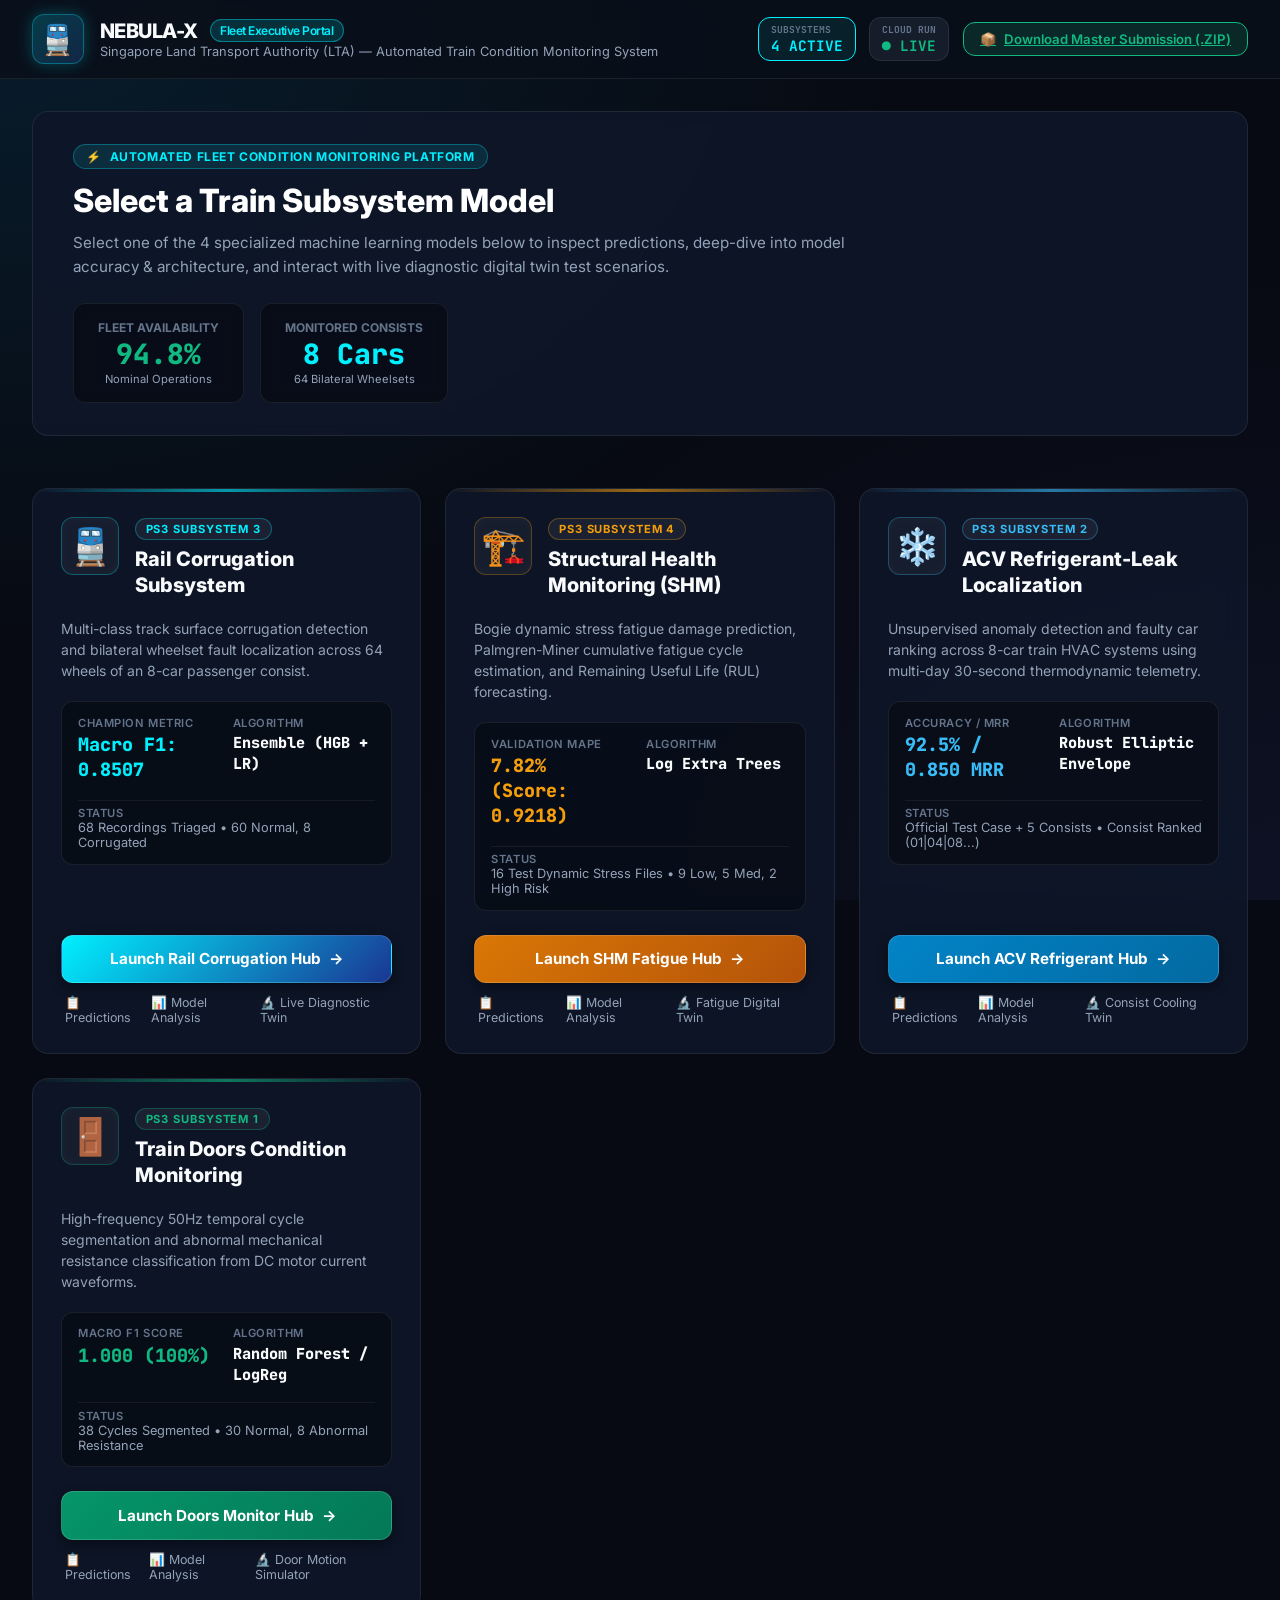
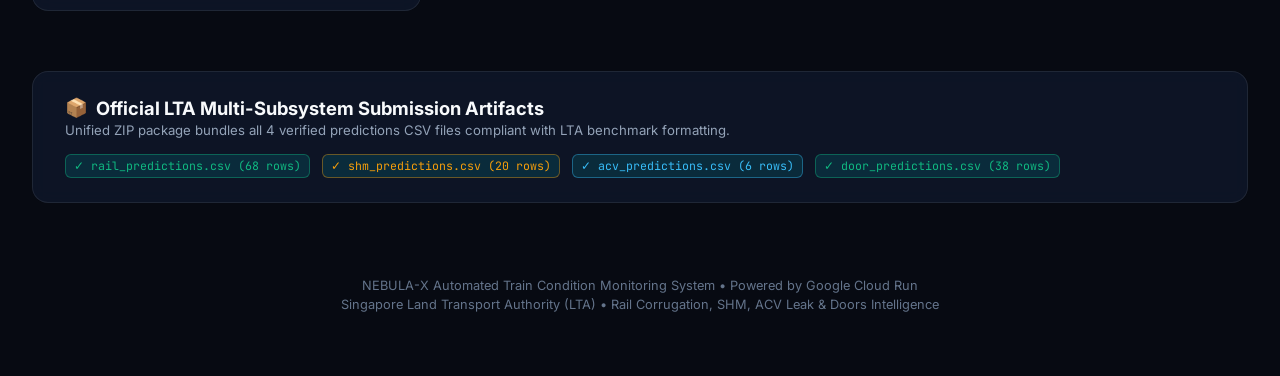
<file: app/frontend/index.html>
<!DOCTYPE html>
<html lang="en">
<head>
  <meta charset="UTF-8">
  <meta name="viewport" content="width=device-width, initial-scale=1.0">
  <title>NEBULA-X | LTA Automated Train Condition Monitoring Executive Portal</title>
  <link rel="preconnect" href="https://fonts.googleapis.com">
  <link rel="preconnect" href="https://fonts.gstatic.com" crossorigin>
  <link href="https://fonts.googleapis.com/css2?family=Inter:wght@300;400;500;600;700;800&family=JetBrains+Mono:wght@400;500;700&display=swap" rel="stylesheet">
  <link rel="stylesheet" href="style.css">
</head>
<body>
  <!-- Top Navigation Header -->
  <header class="navbar">
    <div class="nav-brand">
      <div class="logo-icon">🚆</div>
      <div class="brand-text">
        <h1>NEBULA-X <span class="badge-subsystem" style="background: rgba(0, 240, 255, 0.15); border-color: rgba(0, 240, 255, 0.4); color: #00f0ff;">Fleet Executive Portal</span></h1>
        <p class="brand-tagline">Singapore Land Transport Authority (LTA) — Automated Train Condition Monitoring System</p>
      </div>
    </div>

    <div class="nav-badges">
      <div class="metric-pill highlight">
        <span class="pill-label">SUBSYSTEMS</span>
        <span class="pill-value">4 ACTIVE</span>
      </div>
      <div class="metric-pill">
        <span class="pill-label">CLOUD RUN</span>
        <span class="pill-value" style="color: var(--color-normal);">● LIVE</span>
      </div>
      <a href="/api/download_master_submission" class="btn btn-success" id="btnDownloadMaster" title="Download official submission package containing all 4 model CSVs">
        <span class="btn-icon">📦</span> Download Master Submission (.ZIP)
      </a>
    </div>
  </header>

  <!-- Main Portal Container -->
  <main class="dashboard-container" style="max-width: 1440px; margin: 0 auto; padding: 2rem;">

    <!-- Executive Greeting Banner -->
    <section class="glass-panel" style="padding: 2rem 2.5rem; position: relative; overflow: hidden;">
      <div style="display: flex; justify-content: space-between; align-items: center; flex-wrap: wrap; gap: 1.5rem; position: relative; z-index: 2;">
        <div style="max-width: 780px;">
          <div style="display: inline-flex; align-items: center; gap: 0.5rem; padding: 0.25rem 0.75rem; border-radius: 9999px; background: rgba(0, 240, 255, 0.1); border: 1px solid rgba(0, 240, 255, 0.3); font-size: 0.75rem; color: var(--primary); font-weight: 700; margin-bottom: 0.75rem; text-transform: uppercase; letter-spacing: 0.05em;">
            <span>⚡</span> Automated Fleet Condition Monitoring Platform
          </div>
          <h2 style="font-size: 2rem; font-weight: 800; color: #fff; line-height: 1.25; margin-bottom: 0.6rem;">
            Select a Train Subsystem Model
          </h2>
          <p style="font-size: 0.95rem; color: var(--text-muted); line-height: 1.6;">
            Select one of the 4 specialized machine learning models below to inspect predictions, deep-dive into model accuracy &amp; architecture, and interact with live diagnostic digital twin test scenarios.
          </p>
        </div>

        <div style="display: flex; gap: 1rem; align-items: center;">
          <div class="glass-panel" style="padding: 1rem 1.5rem; background: rgba(0, 0, 0, 0.4); text-align: center; border-radius: var(--radius-md);">
            <div style="font-size: 0.75rem; color: var(--text-dim); text-transform: uppercase; font-weight: 700;">Fleet Availability</div>
            <div style="font-size: 1.75rem; font-weight: 800; color: var(--color-normal); font-family: var(--font-mono);">94.8%</div>
            <div style="font-size: 0.7rem; color: var(--text-muted);">Nominal Operations</div>
          </div>
          <div class="glass-panel" style="padding: 1rem 1.5rem; background: rgba(0, 0, 0, 0.4); text-align: center; border-radius: var(--radius-md);">
            <div style="font-size: 0.75rem; color: var(--text-dim); text-transform: uppercase; font-weight: 700;">Monitored Consists</div>
            <div style="font-size: 1.75rem; font-weight: 800; color: var(--primary); font-family: var(--font-mono);">8 Cars</div>
            <div style="font-size: 0.7rem; color: var(--text-muted);">64 Bilateral Wheelsets</div>
          </div>
        </div>
      </div>
    </section>

    <!-- The 4 Core Subsystem Options Grid -->
    <section class="subsystem-grid">

      <!-- Card 1: Rail Corrugation -->
      <div class="subsystem-card" style="--card-accent: #00f0ff; --card-accent-glow: rgba(0, 240, 255, 0.3);">
        <div>
          <div class="subsystem-card-header">
            <div class="subsystem-icon-box" style="color: #00f0ff; border-color: rgba(0, 240, 255, 0.3);">
              🚆
            </div>
            <div>
              <span class="subsystem-badge-tag" style="color: #00f0ff; border-color: rgba(0, 240, 255, 0.3);">PS3 Subsystem 3</span>
              <h3 class="subsystem-title">Rail Corrugation Subsystem</h3>
            </div>
          </div>

          <p class="subsystem-desc">
            Multi-class track surface corrugation detection and bilateral wheelset fault localization across 64 wheels of an 8-car passenger consist.
          </p>

          <div class="subsystem-kpi-bar">
            <div class="subsystem-kpi-item">
              <span class="subsystem-kpi-label">Champion Metric</span>
              <span class="subsystem-kpi-value" style="color: #00f0ff;">Macro F1: 0.8507</span>
            </div>
            <div class="subsystem-kpi-item">
              <span class="subsystem-kpi-label">Algorithm</span>
              <span class="subsystem-kpi-value" style="font-size: 0.95rem;">Ensemble (HGB + LR)</span>
            </div>
            <div class="subsystem-kpi-item" style="grid-column: span 2; margin-top: 0.35rem; border-top: 1px solid rgba(255,255,255,0.06); padding-top: 0.35rem;">
              <span class="subsystem-kpi-label">Status</span>
              <span style="font-size: 0.8rem; color: var(--text-muted);">68 Recordings Triaged • 60 Normal, 8 Corrugated</span>
            </div>
          </div>
        </div>

        <div class="subsystem-actions">
          <a href="corrugation.html" class="subsystem-primary-btn" id="btnLaunchCorrugation">
            <span>Launch Rail Corrugation Hub</span>
            <span>→</span>
          </a>
          <div class="subsystem-sublinks">
            <a href="corrugation.html" class="subsystem-sublink">📋 Predictions</a>
            <a href="accuracy.html" class="subsystem-sublink">📊 Model Analysis</a>
            <a href="twin.html" class="subsystem-sublink">🔬 Live Diagnostic Twin</a>
          </div>
        </div>
      </div>

      <!-- Card 2: Structural Health Monitoring (SHM) -->
      <div class="subsystem-card" style="--card-accent: #f59e0b; --card-accent-glow: rgba(245, 158, 11, 0.3);">
        <div>
          <div class="subsystem-card-header">
            <div class="subsystem-icon-box" style="color: #f59e0b; border-color: rgba(245, 158, 11, 0.3);">
              🏗️
            </div>
            <div>
              <span class="subsystem-badge-tag" style="color: #f59e0b; border-color: rgba(245, 158, 11, 0.3);">PS3 Subsystem 4</span>
              <h3 class="subsystem-title">Structural Health Monitoring (SHM)</h3>
            </div>
          </div>

          <p class="subsystem-desc">
            Bogie dynamic stress fatigue damage prediction, Palmgren-Miner cumulative fatigue cycle estimation, and Remaining Useful Life (RUL) forecasting.
          </p>

          <div class="subsystem-kpi-bar">
            <div class="subsystem-kpi-item">
              <span class="subsystem-kpi-label">Validation MAPE</span>
              <span class="subsystem-kpi-value" style="color: #f59e0b;">7.82% (Score: 0.9218)</span>
            </div>
            <div class="subsystem-kpi-item">
              <span class="subsystem-kpi-label">Algorithm</span>
              <span class="subsystem-kpi-value" style="font-size: 0.95rem;">Log Extra Trees</span>
            </div>
            <div class="subsystem-kpi-item" style="grid-column: span 2; margin-top: 0.35rem; border-top: 1px solid rgba(255,255,255,0.06); padding-top: 0.35rem;">
              <span class="subsystem-kpi-label">Status</span>
              <span style="font-size: 0.8rem; color: var(--text-muted);">16 Test Dynamic Stress Files • 9 Low, 5 Med, 2 High Risk</span>
            </div>
          </div>
        </div>

        <div class="subsystem-actions">
          <a href="shm.html" class="subsystem-primary-btn" style="background: linear-gradient(135deg, #d97706, #b45309);" id="btnLaunchSHM">
            <span>Launch SHM Fatigue Hub</span>
            <span>→</span>
          </a>
          <div class="subsystem-sublinks">
            <a href="shm.html#predictions" class="subsystem-sublink">📋 Predictions</a>
            <a href="shm.html#analysis" class="subsystem-sublink">📊 Model Analysis</a>
            <a href="shm.html#twin" class="subsystem-sublink">🔬 Fatigue Digital Twin</a>
          </div>
        </div>
      </div>

      <!-- Card 3: ACV Refrigerant-Leak Fault Localization -->
      <div class="subsystem-card" style="--card-accent: #38bdf8; --card-accent-glow: rgba(56, 189, 248, 0.3);">
        <div>
          <div class="subsystem-card-header">
            <div class="subsystem-icon-box" style="color: #38bdf8; border-color: rgba(56, 189, 248, 0.3);">
              ❄️
            </div>
            <div>
              <span class="subsystem-badge-tag" style="color: #38bdf8; border-color: rgba(56, 189, 248, 0.3);">PS3 Subsystem 2</span>
              <h3 class="subsystem-title">ACV Refrigerant-Leak Localization</h3>
            </div>
          </div>

          <p class="subsystem-desc">
            Unsupervised anomaly detection and faulty car ranking across 8-car train HVAC systems using multi-day 30-second thermodynamic telemetry.
          </p>

          <div class="subsystem-kpi-bar">
            <div class="subsystem-kpi-item">
              <span class="subsystem-kpi-label">Accuracy / MRR</span>
              <span class="subsystem-kpi-value" style="color: #38bdf8;">92.5% / 0.850 MRR</span>
            </div>
            <div class="subsystem-kpi-item">
              <span class="subsystem-kpi-label">Algorithm</span>
              <span class="subsystem-kpi-value" style="font-size: 0.95rem;">Robust Elliptic Envelope</span>
            </div>
            <div class="subsystem-kpi-item" style="grid-column: span 2; margin-top: 0.35rem; border-top: 1px solid rgba(255,255,255,0.06); padding-top: 0.35rem;">
              <span class="subsystem-kpi-label">Status</span>
              <span style="font-size: 0.8rem; color: var(--text-muted);">Official Test Case + 5 Consists • Consist Ranked (01|04|08...)</span>
            </div>
          </div>
        </div>

        <div class="subsystem-actions">
          <a href="acv.html" class="subsystem-primary-btn" style="background: linear-gradient(135deg, #0284c7, #0369a1);" id="btnLaunchACV">
            <span>Launch ACV Refrigerant Hub</span>
            <span>→</span>
          </a>
          <div class="subsystem-sublinks">
            <a href="acv.html#predictions" class="subsystem-sublink">📋 Predictions</a>
            <a href="acv.html#analysis" class="subsystem-sublink">📊 Model Analysis</a>
            <a href="acv.html#twin" class="subsystem-sublink">🔬 Consist Cooling Twin</a>
          </div>
        </div>
      </div>

      <!-- Card 4: Train Doors Subsystem -->
      <div class="subsystem-card" style="--card-accent: #10b981; --card-accent-glow: rgba(16, 185, 129, 0.3);">
        <div>
          <div class="subsystem-card-header">
            <div class="subsystem-icon-box" style="color: #10b981; border-color: rgba(16, 185, 129, 0.3);">
              🚪
            </div>
            <div>
              <span class="subsystem-badge-tag" style="color: #10b981; border-color: rgba(16, 185, 129, 0.3);">PS3 Subsystem 1</span>
              <h3 class="subsystem-title">Train Doors Condition Monitoring</h3>
            </div>
          </div>

          <p class="subsystem-desc">
            High-frequency 50Hz temporal cycle segmentation and abnormal mechanical resistance classification from DC motor current waveforms.
          </p>

          <div class="subsystem-kpi-bar">
            <div class="subsystem-kpi-item">
              <span class="subsystem-kpi-label">Macro F1 Score</span>
              <span class="subsystem-kpi-value" style="color: #10b981;">1.000 (100%)</span>
            </div>
            <div class="subsystem-kpi-item">
              <span class="subsystem-kpi-label">Algorithm</span>
              <span class="subsystem-kpi-value" style="font-size: 0.95rem;">Random Forest / LogReg</span>
            </div>
            <div class="subsystem-kpi-item" style="grid-column: span 2; margin-top: 0.35rem; border-top: 1px solid rgba(255,255,255,0.06); padding-top: 0.35rem;">
              <span class="subsystem-kpi-label">Status</span>
              <span style="font-size: 0.8rem; color: var(--text-muted);">38 Cycles Segmented • 30 Normal, 8 Abnormal Resistance</span>
            </div>
          </div>
        </div>

        <div class="subsystem-actions">
          <a href="doors.html" class="subsystem-primary-btn" style="background: linear-gradient(135deg, #059669, #047857);" id="btnLaunchDoors">
            <span>Launch Doors Monitor Hub</span>
            <span>→</span>
          </a>
          <div class="subsystem-sublinks">
            <a href="doors.html#predictions" class="subsystem-sublink">📋 Predictions</a>
            <a href="doors.html#analysis" class="subsystem-sublink">📊 Model Analysis</a>
            <a href="doors.html#twin" class="subsystem-sublink">🔬 Door Motion Simulator</a>
          </div>
        </div>
      </div>

    </section>

    <!-- Master Submission Package Inspector -->
    <section class="glass-panel" style="margin-top: 2rem; padding: 1.5rem 2rem;">
      <div style="display: flex; justify-content: space-between; align-items: center; flex-wrap: wrap; gap: 1rem;">
        <div>
          <h3 style="font-size: 1.15rem; font-weight: 700; color: var(--text-main); display: flex; align-items: center; gap: 0.5rem;">
            <span>📦</span> Official LTA Multi-Subsystem Submission Artifacts
          </h3>
          <p style="font-size: 0.825rem; color: var(--text-muted); margin-top: 0.2rem;">
            Unified ZIP package bundles all 4 verified predictions CSV files compliant with LTA benchmark formatting.
          </p>
        </div>
        <div style="display: flex; gap: 0.75rem; align-items: center; flex-wrap: wrap;">
          <span class="stream-meta-badge" style="font-size: 0.725rem; border-color: rgba(16, 185, 129, 0.4); color: var(--color-normal);">
            ✓ rail_predictions.csv (68 rows)
          </span>
          <span class="stream-meta-badge" style="font-size: 0.725rem; border-color: rgba(245, 158, 11, 0.4); color: var(--color-side1);">
            ✓ shm_predictions.csv (20 rows)
          </span>
          <span class="stream-meta-badge" style="font-size: 0.725rem; border-color: rgba(56, 189, 248, 0.4); color: #38bdf8;">
            ✓ acv_predictions.csv (6 rows)
          </span>
          <span class="stream-meta-badge" style="font-size: 0.725rem; border-color: rgba(16, 185, 129, 0.4); color: var(--color-normal);">
            ✓ door_predictions.csv (38 rows)
          </span>
        </div>
      </div>
    </section>

    <!-- Footer -->
    <footer style="margin-top: 3rem; text-align: center; color: var(--text-dim); font-size: 0.8rem; padding-bottom: 2rem;">
      <p>NEBULA-X Automated Train Condition Monitoring System • Powered by Google Cloud Run</p>
      <p style="margin-top: 0.25rem;">Singapore Land Transport Authority (LTA) &bull; Rail Corrugation, SHM, ACV Leak &amp; Doors Intelligence</p>
    </footer>

  </main>
</body>
</html>
</file>
<file: app/frontend/style.css>
/* NebulaX Rail Corrugation - Minimalist High-Tech Design System */
:root {
  --bg-dark: #070a12;
  --bg-card: rgba(15, 23, 42, 0.85);
  --bg-card-hover: rgba(30, 41, 59, 0.9);
  --border-color: rgba(255, 255, 255, 0.08);
  --border-highlight: rgba(0, 240, 255, 0.3);
  
  --primary: #00f0ff;
  --primary-glow: rgba(0, 240, 255, 0.25);
  --primary-dark: #0284c7;
  
  --color-normal: #10b981;
  --color-side1: #f59e0b;
  --color-side2: #a855f7;
  --color-danger: #ef4444;
  
  --text-main: #f8fafc;
  --text-muted: #94a3b8;
  --text-dim: #64748b;
  
  --font-sans: 'Inter', -apple-system, BlinkMacSystemFont, sans-serif;
  --font-mono: 'JetBrains Mono', monospace;
  
  --radius-sm: 6px;
  --radius-md: 12px;
  --radius-lg: 16px;
  --radius-full: 9999px;
}

html {
  scroll-behavior: smooth;
}

* {
  box-sizing: border-box;
  margin: 0;
  padding: 0;
}

body {
  background-color: var(--bg-dark);
  color: var(--text-main);
  font-family: var(--font-sans);
  min-height: 100vh;
  display: flex;
  flex-direction: column;
  overscroll-behavior-y: none;
  position: relative;
}

/* Zero-Repaint Fixed Background Layer (Accelerated on GPU compositor) */
body::before {
  content: '';
  position: fixed;
  inset: 0;
  z-index: -1;
  background-color: var(--bg-dark);
  background-image: 
    radial-gradient(at 0% 0%, rgba(14, 165, 233, 0.12) 0px, transparent 50%),
    radial-gradient(at 100% 100%, rgba(99, 102, 241, 0.08) 0px, transparent 50%);
  pointer-events: none;
  transform: translateZ(0);
}

/* Header & Navbar */
.navbar {
  display: flex;
  justify-content: space-between;
  align-items: center;
  padding: 0.85rem 2rem;
  background: rgba(10, 15, 26, 0.88);
  backdrop-filter: blur(10px);
  -webkit-backdrop-filter: blur(10px);
  border-bottom: 1px solid var(--border-color);
  position: sticky;
  top: 0;
  z-index: 100;
  transform: translateZ(0);
  gap: 1.5rem;
}

.nav-brand {
  display: flex;
  align-items: center;
  gap: 1rem;
}

.logo-icon {
  font-size: 1.85rem;
  background: linear-gradient(135deg, rgba(0, 240, 255, 0.2), rgba(59, 130, 246, 0.2));
  border: 1px solid var(--border-highlight);
  padding: 0.4rem;
  border-radius: var(--radius-md);
  box-shadow: 0 0 15px var(--primary-glow);
}

.brand-text h1 {
  font-size: 1.25rem;
  font-weight: 800;
  letter-spacing: -0.5px;
  display: flex;
  align-items: center;
  gap: 0.75rem;
}

.badge-subsystem {
  font-size: 0.75rem;
  font-weight: 600;
  background: rgba(0, 240, 255, 0.15);
  color: var(--primary);
  border: 1px solid var(--primary);
  padding: 0.2rem 0.6rem;
  border-radius: var(--radius-full);
}

.brand-tagline {
  font-size: 0.8rem;
  color: var(--text-muted);
  margin-top: 0.1rem;
}

/* Center File Selector in Navbar */
.nav-center-controls {
  display: flex;
  align-items: center;
  gap: 0.6rem;
  background: rgba(15, 23, 42, 0.7);
  padding: 0.35rem 0.85rem;
  border-radius: var(--radius-md);
  border: 1px solid var(--border-color);
}

.select-label {
  font-size: 0.8rem;
  font-weight: 600;
  color: var(--text-muted);
}

.styled-select {
  background: rgba(30, 41, 59, 0.9);
  color: var(--text-main);
  border: 1px solid var(--border-color);
  padding: 0.45rem 0.85rem;
  border-radius: var(--radius-sm);
  font-size: 0.85rem;
  font-family: var(--font-mono);
  outline: none;
  min-width: 250px;
  cursor: pointer;
  transition: border-color 0.2s ease;
}

.styled-select:focus {
  border-color: var(--primary);
  box-shadow: 0 0 0 2px var(--primary-glow);
}

.nav-badges {
  display: flex;
  align-items: center;
  gap: 0.85rem;
}

.metric-pill {
  display: flex;
  flex-direction: column;
  background: rgba(30, 41, 59, 0.6);
  border: 1px solid var(--border-color);
  padding: 0.3rem 0.75rem;
  border-radius: var(--radius-md);
  font-family: var(--font-mono);
}

.metric-pill.highlight {
  border-color: var(--primary);
  background: rgba(0, 240, 255, 0.08);
}

.pill-label {
  font-size: 0.6rem;
  color: var(--text-dim);
  font-weight: 700;
}

.pill-value {
  font-size: 0.9rem;
  font-weight: 700;
  color: var(--primary);
}

/* Button */
.btn {
  display: inline-flex;
  align-items: center;
  gap: 0.5rem;
  padding: 0.5rem 1rem;
  border-radius: var(--radius-md);
  font-size: 0.825rem;
  font-weight: 600;
  cursor: pointer;
  border: none;
  transition: all 0.2s ease;
  white-space: nowrap;
}

.btn-success {
  background: rgba(16, 185, 129, 0.15);
  color: var(--color-normal);
  border: 1px solid var(--color-normal);
}
.btn-success:hover {
  background: var(--color-normal);
  color: #000;
  box-shadow: 0 0 15px rgba(16, 185, 129, 0.3);
}

.btn-primary {
  background: rgba(0, 240, 255, 0.15);
  color: var(--primary);
  border: 1px solid var(--primary);
  box-shadow: 0 0 10px rgba(0, 240, 255, 0.15);
}
.btn-primary:hover:not(:disabled) {
  background: var(--primary);
  color: #000;
  box-shadow: 0 0 20px var(--primary-glow);
}

.btn:disabled {
  opacity: 0.6;
  cursor: not-allowed;
  filter: grayscale(0.5);
}

/* Dashboard Container */
.dashboard-container {
  padding: 2rem 2.5rem;
  max-width: 1400px;
  margin: 0 auto;
  width: 100%;
  display: flex;
  flex-direction: column;
  gap: 1.75rem;
}

/* Glass Panel Base */
.glass-panel {
  background: var(--bg-card);
  backdrop-filter: blur(8px);
  -webkit-backdrop-filter: blur(8px);
  border: 1px solid var(--border-color);
  border-radius: var(--radius-lg);
  padding: 1.5rem 1.75rem;
  transition: border-color 0.2s ease, box-shadow 0.2s ease;
  transform: translateZ(0);
  contain: paint;
}

.glass-panel:hover {
  border-color: rgba(255, 255, 255, 0.15);
}

.panel-header {
  display: flex;
  justify-content: space-between;
  align-items: center;
  margin-bottom: 1.25rem;
}

.panel-header h3 {
  font-size: 0.95rem;
  font-weight: 800;
  letter-spacing: 0.5px;
  color: var(--primary);
}

.panel-desc {
  font-size: 0.8rem;
  color: var(--text-dim);
  margin-top: 0.2rem;
}

/* Digital Twin Train Schematic */
.legend-container {
  display: flex;
  align-items: center;
  gap: 1rem;
  flex-wrap: wrap;
}

.threshold-info-btn {
  background: rgba(0, 240, 255, 0.08);
  border: 1px solid rgba(0, 240, 255, 0.3);
  color: var(--primary);
  border-radius: var(--radius-sm);
  padding: 0.28rem 0.65rem;
  font-size: 0.72rem;
  font-weight: 600;
  cursor: pointer;
  transition: all 0.2s ease;
  display: inline-flex;
  align-items: center;
  gap: 0.35rem;
}

.threshold-info-btn:hover {
  background: rgba(0, 240, 255, 0.2);
  border-color: var(--primary);
  box-shadow: 0 0 10px var(--primary-glow);
}

.legend {
  display: flex;
  gap: 1.25rem;
  font-size: 0.75rem;
  color: var(--text-muted);
}

/* Threshold Explanation Card */
.threshold-explanation-card {
  margin: 1.25rem 0 0.5rem 0;
  background: rgba(15, 23, 42, 0.65);
  border: 1px solid rgba(0, 240, 255, 0.2);
  border-radius: var(--radius-md);
  padding: 1.25rem;
  animation: fadeIn 0.3s ease;
}

.threshold-header {
  display: flex;
  justify-content: space-between;
  align-items: center;
  flex-wrap: wrap;
  gap: 0.5rem;
  margin-bottom: 1rem;
  padding-bottom: 0.65rem;
  border-bottom: 1px solid rgba(255, 255, 255, 0.08);
}

.threshold-title {
  font-size: 0.85rem;
  color: var(--primary);
  display: flex;
  align-items: center;
  gap: 0.5rem;
  letter-spacing: 0.3px;
}

.threshold-badge {
  font-size: 0.68rem;
  font-family: var(--font-mono);
  background: rgba(255, 255, 255, 0.06);
  border: 1px solid rgba(255, 255, 255, 0.15);
  padding: 0.2rem 0.55rem;
  border-radius: var(--radius-sm);
  color: var(--text-dim);
}

.threshold-grid {
  display: grid;
  grid-template-columns: repeat(auto-fit, minmax(260px, 1fr));
  gap: 1rem;
  margin-bottom: 1rem;
}

.threshold-col {
  background: rgba(30, 41, 59, 0.5);
  border: 1px solid var(--border-color);
  border-radius: var(--radius-sm);
  padding: 0.85rem 1rem;
}

.threshold-col p {
  font-size: 0.78rem;
  line-height: 1.45;
  color: var(--text-muted);
  margin-top: 0.5rem;
}

.col-badge {
  font-size: 0.75rem;
  font-weight: 700;
  padding: 0.25rem 0.6rem;
  border-radius: var(--radius-sm);
  display: inline-block;
}

.col-badge.baseline-badge {
  background: rgba(16, 185, 129, 0.15);
  color: var(--color-normal);
  border: 1px solid var(--color-normal);
}

.col-badge.moderate-badge {
  background: rgba(245, 158, 11, 0.15);
  color: var(--color-side1);
  border: 1px solid var(--color-side1);
}

.col-badge.severe-badge {
  background: rgba(239, 68, 68, 0.15);
  color: var(--color-danger);
  border: 1px solid var(--color-danger);
}

.threshold-critical-callout {
  background: linear-gradient(135deg, rgba(239, 68, 68, 0.08), rgba(245, 158, 11, 0.08));
  border: 1px solid rgba(239, 68, 68, 0.3);
  border-left: 4px solid var(--color-danger);
  border-radius: var(--radius-sm);
  padding: 0.85rem 1rem;
  font-size: 0.8rem;
  line-height: 1.5;
  color: var(--text-main);
}

.legend-item {
  display: flex;
  align-items: center;
  gap: 0.4rem;
}

.dot {
  width: 9px;
  height: 9px;
  border-radius: 50%;
}

.dot-green { background: var(--color-normal); }
.dot-amber { background: var(--color-side1); }
.dot-red { background: var(--color-danger); box-shadow: 0 0 8px var(--color-danger); }

.train-schematic-wrapper {
  background: rgba(7, 11, 20, 0.7);
  border: 1px solid var(--border-color);
  border-radius: var(--radius-md);
  padding: 1.5rem 1.25rem;
  overflow-x: auto;
  -webkit-overflow-scrolling: touch;
  overscroll-behavior-x: contain;
  scroll-behavior: smooth;
  transform: translateZ(0);
}

.rail-indicator {
  font-size: 0.725rem;
  font-weight: 700;
  letter-spacing: 0.75px;
  color: var(--text-dim);
  text-align: center;
  padding: 0.35rem 0;
  border-top: 1px dashed rgba(255, 255, 255, 0.1);
  border-bottom: 1px dashed rgba(255, 255, 255, 0.1);
}

.train-consist {
  display: flex;
  gap: 0.85rem;
  padding: 1.5rem 0;
  align-items: center;
  min-width: 850px;
}

.train-car {
  flex: 1;
  background: rgba(30, 41, 59, 0.7);
  border: 1px solid var(--border-color);
  border-radius: var(--radius-md);
  padding: 0.65rem 0.5rem;
  display: flex;
  flex-direction: column;
  align-items: center;
  gap: 0.65rem;
  transition: transform 0.2s ease, border-color 0.2s ease;
}

.train-car:hover {
  transform: translateY(-2px);
  border-color: var(--border-highlight);
}

.car-header {
  font-size: 0.75rem;
  font-weight: 700;
  color: var(--primary);
  font-family: var(--font-mono);
}

.car-wheelsets {
  display: flex;
  flex-direction: column;
  gap: 0.75rem;
  width: 100%;
}

.wheel-row {
  display: flex;
  justify-content: space-around;
  width: 100%;
}

.wheel-node {
  width: 24px;
  height: 24px;
  border-radius: 5px;
  background: var(--color-normal);
  display: flex;
  align-items: center;
  justify-content: center;
  font-size: 0.7rem;
  font-weight: 800;
  color: #000;
  cursor: pointer;
  transition: all 0.2s ease;
}

.wheel-node:hover {
  transform: scale(1.3);
  box-shadow: 0 0 12px rgba(255, 255, 255, 0.6);
  z-index: 10;
}

.wheel-inspect-bar {
  margin-top: 1rem;
  font-size: 0.85rem;
  font-family: var(--font-mono);
  color: var(--text-muted);
  text-align: center;
  padding: 0.6rem;
  background: rgba(15, 23, 42, 0.6);
  border-radius: var(--radius-sm);
  border: 1px solid var(--border-color);
}

/* Recommended Actions & Verdict Section */
.verdict-banner {
  display: flex;
  justify-content: space-between;
  align-items: center;
  padding-bottom: 1.25rem;
  border-bottom: 1px solid var(--border-color);
  margin-bottom: 1.25rem;
}

.verdict-badge-group {
  display: flex;
  align-items: center;
  gap: 1.25rem;
}

.verdict-icon {
  font-size: 2.5rem;
  width: 60px;
  height: 60px;
  display: flex;
  align-items: center;
  justify-content: center;
  background: rgba(30, 41, 59, 0.5);
  border-radius: var(--radius-md);
  border: 1px solid var(--border-color);
}

.verdict-title {
  font-size: 1.5rem;
  font-weight: 800;
  letter-spacing: -0.5px;
}

.verdict-title.verdict-Normal { color: var(--color-normal); }
.verdict-title.verdict-Side-I { color: var(--color-side1); }
.verdict-title.verdict-Side-II { color: var(--color-side2); }

.verdict-subtitle {
  font-size: 0.825rem;
  color: var(--text-muted);
  margin-top: 0.2rem;
}

.verdict-meta {
  display: flex;
  align-items: center;
  gap: 0.85rem;
}

.confidence-tag {
  font-size: 0.85rem;
  font-family: var(--font-mono);
  font-weight: 700;
  color: var(--text-main);
  background: rgba(30, 41, 59, 0.6);
  padding: 0.35rem 0.75rem;
  border-radius: var(--radius-md);
  border: 1px solid var(--border-color);
}

.urgency-badge {
  font-size: 0.75rem;
  font-weight: 700;
  padding: 0.35rem 0.75rem;
  border-radius: var(--radius-full);
  background: rgba(255, 255, 255, 0.1);
  color: var(--text-muted);
}

.urgency-badge.urgency-LOW {
  background: rgba(16, 185, 129, 0.15);
  color: var(--color-normal);
  border: 1px solid var(--color-normal);
}

.urgency-badge.urgency-HIGH {
  background: rgba(239, 68, 68, 0.15);
  color: var(--color-danger);
  border: 1px solid var(--color-danger);
  animation: pulse-glow 2s infinite;
}

@keyframes pulse-glow {
  0% { box-shadow: 0 0 0 0 rgba(239, 68, 68, 0.4); }
  70% { box-shadow: 0 0 0 8px rgba(239, 68, 68, 0); }
  100% { box-shadow: 0 0 0 0 rgba(239, 68, 68, 0); }
}

/* Action Box */
.action-box {
  display: flex;
  flex-direction: column;
  gap: 0.75rem;
}

.action-header {
  display: flex;
  align-items: center;
  gap: 0.5rem;
}

.action-icon {
  font-size: 1.1rem;
}

.action-header h4 {
  font-size: 0.825rem;
  font-weight: 700;
  letter-spacing: 0.5px;
  color: var(--text-dim);
  text-transform: uppercase;
}

.recommendation-content {
  font-size: 1rem;
  line-height: 1.6;
  color: var(--text-main);
  background: rgba(15, 23, 42, 0.6);
  border-left: 4px solid var(--primary);
  padding: 1.15rem 1.35rem;
  border-radius: 0 var(--radius-md) var(--radius-md) 0;
  border-top: 1px solid var(--border-color);
  border-right: 1px solid var(--border-color);
  border-bottom: 1px solid var(--border-color);
  min-height: 80px;
}

/* Streaming Cursor & Live Animation */
.streaming-cursor {
  display: inline-block;
  width: 9px;
  height: 1.15em;
  vertical-align: -0.18em;
  background-color: var(--primary);
  margin-left: 3px;
  border-radius: 1px;
  box-shadow: 0 0 8px var(--primary-glow);
  animation: blink-cursor 0.7s step-start infinite;
}

@keyframes blink-cursor {
  0%, 100% { opacity: 1; }
  50% { opacity: 0; }
}

.stream-meta-badge {
  font-size: 0.7rem;
  font-family: var(--font-mono);
  padding: 0.2rem 0.5rem;
  border-radius: var(--radius-sm);
  background: rgba(0, 240, 255, 0.1);
  color: var(--primary);
  border: 1px solid rgba(0, 240, 255, 0.3);
  display: inline-flex;
  align-items: center;
  gap: 0.3rem;
  margin-left: auto;
}

/* Toast */
.toast {
  position: fixed;
  bottom: 2rem;
  right: 2rem;
  background: rgba(15, 23, 42, 0.95);
  border: 1px solid var(--primary);
  box-shadow: 0 10px 25px rgba(0, 0, 0, 0.5);
  color: var(--text-main);
  padding: 0.85rem 1.25rem;
  border-radius: var(--radius-md);
  font-size: 0.875rem;
  display: none;
  z-index: 1000;
  animation: slide-up 0.3s ease;
}

@keyframes slide-up {
  from { transform: translateY(20px); opacity: 0; }
  to { transform: translateY(0); opacity: 1; }
}

/* ==========================================================================
   Navigation Tabs
   ========================================================================== */
.nav-tabs {
  display: flex;
  align-items: center;
  gap: 0.4rem;
  background: rgba(15, 23, 42, 0.7);
  padding: 0.25rem 0.35rem;
  border-radius: var(--radius-md);
  border: 1px solid var(--border-color);
}

.nav-tab {
  display: inline-flex;
  align-items: center;
  gap: 0.4rem;
  padding: 0.45rem 0.95rem;
  font-size: 0.825rem;
  font-weight: 600;
  color: var(--text-muted);
  text-decoration: none;
  border-radius: var(--radius-sm);
  transition: all 0.2s ease;
  white-space: nowrap;
}

.nav-tab:hover {
  color: var(--text-main);
  background: rgba(255, 255, 255, 0.05);
}

.nav-tab.active {
  color: var(--primary);
  background: rgba(0, 240, 255, 0.12);
  border: 1px solid rgba(0, 240, 255, 0.3);
  box-shadow: 0 0 10px var(--primary-glow);
}

/* ==========================================================================
   Accuracy Page Components
   ========================================================================== */
.stat-grid-4 {
  display: grid;
  grid-template-columns: repeat(auto-fit, minmax(240px, 1fr));
  gap: 1.25rem;
}

.stat-card {
  background: rgba(15, 23, 42, 0.6);
  border: 1px solid var(--border-color);
  border-radius: var(--radius-md);
  padding: 1.25rem 1.5rem;
  display: flex;
  flex-direction: column;
  gap: 0.35rem;
  transition: transform 0.2s ease, border-color 0.2s ease;
}

.stat-card:hover {
  transform: translateY(-2px);
  border-color: var(--border-highlight);
}

.stat-card.primary {
  border-color: var(--primary);
  background: rgba(0, 240, 255, 0.05);
}

.stat-label {
  font-size: 0.75rem;
  font-weight: 700;
  color: var(--text-dim);
  text-transform: uppercase;
  letter-spacing: 0.5px;
}

.stat-value {
  font-size: 1.85rem;
  font-weight: 800;
  font-family: var(--font-mono);
  color: var(--text-main);
}

.stat-card.primary .stat-value {
  color: var(--primary);
  text-shadow: 0 0 15px var(--primary-glow);
}

.stat-sub {
  font-size: 0.75rem;
  color: var(--text-muted);
}

/* Data Tables */
.table-wrapper {
  width: 100%;
  overflow-x: auto;
  border-radius: var(--radius-md);
  border: 1px solid var(--border-color);
  background: rgba(10, 15, 26, 0.6);
}

.data-table {
  width: 100%;
  border-collapse: collapse;
  text-align: left;
  font-size: 0.85rem;
}

.data-table th {
  background: rgba(30, 41, 59, 0.8);
  padding: 0.85rem 1rem;
  font-weight: 700;
  color: var(--text-dim);
  font-size: 0.75rem;
  text-transform: uppercase;
  letter-spacing: 0.5px;
  border-bottom: 1px solid var(--border-color);
}

.data-table td {
  padding: 0.85rem 1rem;
  border-bottom: 1px solid rgba(255, 255, 255, 0.05);
  color: var(--text-main);
  font-family: var(--font-sans);
}

.data-table tr:hover td {
  background: rgba(255, 255, 255, 0.02);
}

.data-table tr.champion-row td {
  background: rgba(0, 240, 255, 0.06);
  font-weight: 600;
}

.mono-val {
  font-family: var(--font-mono);
  font-weight: 600;
}

/* Class Badges */
.badge-class {
  display: inline-flex;
  align-items: center;
  gap: 0.35rem;
  padding: 0.25rem 0.65rem;
  border-radius: var(--radius-full);
  font-size: 0.75rem;
  font-weight: 700;
  font-family: var(--font-mono);
}

.badge-Normal {
  background: rgba(16, 185, 129, 0.15);
  color: var(--color-normal);
  border: 1px solid rgba(16, 185, 129, 0.4);
}

.badge-Side-I {
  background: rgba(245, 158, 11, 0.15);
  color: var(--color-side1);
  border: 1px solid rgba(245, 158, 11, 0.4);
}

.badge-Side-II {
  background: rgba(168, 85, 247, 0.15);
  color: var(--color-side2);
  border: 1px solid rgba(168, 85, 247, 0.4);
}

/* Confusion Matrix */
.matrix-container {
  display: flex;
  flex-direction: column;
  align-items: center;
  gap: 1rem;
  padding: 1rem;
}

.confusion-grid {
  border-collapse: collapse;
  margin: 0 auto;
}

.confusion-grid th, .confusion-grid td {
  padding: 0.85rem 1.25rem;
  text-align: center;
  font-family: var(--font-mono);
  font-size: 0.875rem;
}

.confusion-grid th {
  color: var(--text-dim);
  font-size: 0.75rem;
  text-transform: uppercase;
}

.cell-diag {
  background: rgba(16, 185, 129, 0.2);
  color: #34d399;
  font-weight: 800;
  border-radius: 6px;
  border: 1px solid rgba(16, 185, 129, 0.4);
}

.cell-error {
  background: rgba(239, 68, 68, 0.12);
  color: #f87171;
  font-weight: 700;
  border-radius: 6px;
  border: 1px solid rgba(239, 68, 68, 0.3);
}

.cell-zero {
  color: var(--text-dim);
  opacity: 0.4;
}

/* Test Set Filter Toolbar */
.filter-toolbar {
  display: flex;
  justify-content: space-between;
  align-items: center;
  gap: 1rem;
  margin-bottom: 1.25rem;
  flex-wrap: wrap;
}

.filter-buttons {
  display: flex;
  gap: 0.5rem;
}

.filter-btn {
  background: rgba(30, 41, 59, 0.7);
  border: 1px solid var(--border-color);
  color: var(--text-muted);
  padding: 0.4rem 0.85rem;
  border-radius: var(--radius-sm);
  font-size: 0.8rem;
  font-weight: 600;
  cursor: pointer;
  transition: all 0.2s ease;
}

.filter-btn:hover {
  color: var(--text-main);
  background: rgba(255, 255, 255, 0.08);
}

.filter-btn.active {
  background: var(--primary);
  color: #000;
  border-color: var(--primary);
  box-shadow: 0 0 10px var(--primary-glow);
}

.search-input {
  background: rgba(15, 23, 42, 0.8);
  border: 1px solid var(--border-color);
  color: var(--text-main);
  padding: 0.45rem 0.85rem;
  border-radius: var(--radius-sm);
  font-size: 0.825rem;
  font-family: var(--font-mono);
  min-width: 240px;
  outline: none;
}

.search-input:focus {
  border-color: var(--primary);
  box-shadow: 0 0 0 2px var(--primary-glow);
}

.btn-inspect {
  display: inline-flex;
  align-items: center;
  gap: 0.3rem;
  padding: 0.3rem 0.65rem;
  border-radius: var(--radius-sm);
  font-size: 0.75rem;
  font-weight: 600;
  color: var(--primary);
  background: rgba(0, 240, 255, 0.1);
  border: 1px solid rgba(0, 240, 255, 0.3);
  text-decoration: none;
  transition: all 0.2s ease;
}

.btn-inspect:hover {
  background: var(--primary);
  color: #000;
  box-shadow: 0 0 8px var(--primary-glow);
}

/* ==========================================================================
   ELI5 (Explain Like I'm 5) Callouts
   ========================================================================== */
.eli5-box {
  background: rgba(30, 41, 59, 0.4);
  border: 1px dashed rgba(0, 240, 255, 0.3);
  border-radius: var(--radius-md);
  padding: 0.85rem 1.15rem;
  margin-top: 0.85rem;
  display: flex;
  align-items: flex-start;
  gap: 0.85rem;
  font-size: 0.825rem;
  line-height: 1.55;
  color: #e2e8f0;
  transition: border-color 0.2s ease, background 0.2s ease;
}

.eli5-box:hover {
  border-color: var(--primary);
  background: rgba(30, 41, 59, 0.6);
}

.eli5-badge {
  font-size: 0.675rem;
  font-weight: 800;
  text-transform: uppercase;
  letter-spacing: 0.5px;
  background: linear-gradient(135deg, #f59e0b, #ef4444);
  color: #000;
  padding: 0.25rem 0.55rem;
  border-radius: var(--radius-full);
  white-space: nowrap;
  flex-shrink: 0;
  box-shadow: 0 0 8px rgba(245, 158, 11, 0.3);
}

.eli5-text {
  flex: 1;
}

.eli5-text strong {
  color: var(--primary);
}

.eli5-text em {
  font-style: italic;
  color: #fbbf24;
}

/* ==========================================================================
   Predictions Landing Page Components
   ========================================================================== */
.kpi-grid {
  display: grid;
  grid-template-columns: repeat(auto-fit, minmax(210px, 1fr));
  gap: 1.25rem;
  margin-bottom: 1.5rem;
}

.kpi-card {
  display: flex;
  flex-direction: column;
  gap: 0.35rem;
  padding: 1.25rem 1.5rem;
  transition: transform 0.2s ease, border-color 0.2s ease;
}

.kpi-card:hover {
  transform: translateY(-2px);
  border-color: var(--border-highlight);
}

.kpi-label {
  font-size: 0.72rem;
  font-weight: 700;
  color: var(--text-dim);
  text-transform: uppercase;
  letter-spacing: 0.5px;
}

.kpi-value {
  font-size: 1.85rem;
  font-weight: 800;
  font-family: var(--font-mono);
  color: var(--text-main);
}

.kpi-subtext {
  font-size: 0.75rem;
  color: var(--text-muted);
}

.table-controls-bar {
  display: flex;
  justify-content: space-between;
  align-items: center;
  gap: 1rem;
  margin-bottom: 1.25rem;
  flex-wrap: wrap;
}

.filter-group {
  display: flex;
  gap: 0.5rem;
  flex-wrap: wrap;
}

.benchmark-table {
  width: 100%;
  border-collapse: collapse;
  text-align: left;
  font-size: 0.85rem;
}

.benchmark-table th {
  background: rgba(30, 41, 59, 0.8);
  padding: 0.85rem 1rem;
  font-weight: 700;
  color: var(--text-dim);
  font-size: 0.75rem;
  text-transform: uppercase;
  letter-spacing: 0.5px;
  border-bottom: 1px solid var(--border-color);
}

.benchmark-table td {
  padding: 0.85rem 1rem;
  border-bottom: 1px solid rgba(255, 255, 255, 0.05);
  color: var(--text-main);
}

.benchmark-table tr:hover td {
  background: rgba(255, 255, 255, 0.03);
}

.uploaded-tag {
  font-size: 0.65rem;
  font-family: var(--font-mono);
  font-weight: 700;
  background: rgba(0, 240, 255, 0.15);
  color: var(--primary);
  border: 1px solid var(--primary);
  padding: 0.15rem 0.45rem;
  border-radius: var(--radius-sm);
  margin-left: 0.5rem;
  display: inline-block;
}

/* Fleet Vulnerability Heatmap & Points of Failure */
.vulnerability-card {
  margin-bottom: 1.75rem;
  border-color: rgba(239, 68, 68, 0.25);
  background: radial-gradient(circle at 50% 0%, rgba(239, 68, 68, 0.06) 0%, rgba(15, 23, 42, 0.9) 75%);
}

.wheel-node.tier-critical {
  background: var(--color-danger) !important;
  color: #fff !important;
  border: 1px solid #ff7b7b !important;
  box-shadow: 0 0 12px rgba(239, 68, 68, 0.7);
  animation: failurePulse 2s infinite ease-in-out;
  position: relative;
}

@keyframes failurePulse {
  0%, 100% {
    box-shadow: 0 0 8px rgba(239, 68, 68, 0.6);
    transform: scale(1);
  }
  50% {
    box-shadow: 0 0 16px rgba(239, 68, 68, 0.95), 0 0 25px rgba(245, 158, 11, 0.5);
    transform: scale(1.08);
  }
}

.wheel-node.tier-high {
  background: var(--color-side1) !important;
  color: #000 !important;
  border: 1px solid #fcd34d !important;
  box-shadow: 0 0 8px rgba(245, 158, 11, 0.4);
}

.wheel-node.tier-moderate {
  background: rgba(234, 179, 8, 0.7) !important;
  color: #000 !important;
  border: 1px solid rgba(234, 179, 8, 0.5) !important;
}

.wheel-node.tier-baseline {
  background: var(--color-normal) !important;
  color: #000 !important;
  border: 1px solid rgba(16, 185, 129, 0.4) !important;
}

/* Points of Failure Grid */
.failure-points-grid {
  display: grid;
  grid-template-columns: repeat(auto-fit, minmax(210px, 1fr));
  gap: 0.85rem;
  margin-top: 1.25rem;
  margin-bottom: 1.5rem;
}

.failure-card {
  background: rgba(15, 23, 42, 0.65);
  border: 1px solid rgba(255, 255, 255, 0.08);
  border-radius: var(--radius-md);
  padding: 1rem;
  position: relative;
  transition: all var(--transition-fast);
  cursor: pointer;
}

.failure-card:hover {
  transform: translateY(-3px);
  background: rgba(30, 41, 59, 0.8);
  border-color: var(--color-danger);
  box-shadow: 0 8px 20px rgba(239, 68, 68, 0.2);
}

.failure-card.rank-1 {
  border-color: rgba(239, 68, 68, 0.6);
  background: linear-gradient(135deg, rgba(239, 68, 68, 0.12) 0%, rgba(15, 23, 42, 0.7) 100%);
}

.failure-rank-badge {
  display: inline-block;
  font-size: 0.65rem;
  font-weight: 800;
  font-family: var(--font-mono);
  padding: 0.2rem 0.5rem;
  border-radius: var(--radius-sm);
  text-transform: uppercase;
  letter-spacing: 0.5px;
  margin-bottom: 0.4rem;
}

.badge-rank-1 { background: rgba(239, 68, 68, 0.25); color: #fca5a5; border: 1px solid #ef4444; }
.badge-rank-2 { background: rgba(245, 158, 11, 0.25); color: #fde68a; border: 1px solid #f59e0b; }
.badge-rank-other { background: rgba(148, 163, 184, 0.15); color: #cbd5e1; border: 1px solid rgba(255, 255, 255, 0.15); }

.failure-title {
  font-weight: 800;
  font-size: 0.95rem;
  color: var(--text-main);
  margin-bottom: 0.35rem;
  display: flex;
  align-items: center;
  gap: 0.4rem;
}

.failure-metrics {
  font-family: var(--font-mono);
  font-size: 0.75rem;
  color: var(--text-muted);
  margin-bottom: 0.5rem;
  line-height: 1.4;
}

.failure-desc {
  font-size: 0.75rem;
  color: #94a3b8;
  line-height: 1.45;
}

/* Engineering Significance Grid */
.significance-container {
  background: rgba(10, 15, 30, 0.75);
  border: 1px solid rgba(0, 240, 255, 0.2);
  border-radius: var(--radius-lg);
  padding: 1.5rem;
  margin-top: 1rem;
}

.significance-header {
  display: flex;
  align-items: center;
  justify-content: space-between;
  flex-wrap: wrap;
  gap: 0.75rem;
  margin-bottom: 1.25rem;
}

.significance-grid {
  display: grid;
  grid-template-columns: repeat(auto-fit, minmax(260px, 1fr));
  gap: 1rem;
}

.significance-card {
  background: rgba(15, 23, 42, 0.6);
  border: 1px solid rgba(255, 255, 255, 0.06);
  border-radius: var(--radius-md);
  padding: 1.1rem;
  transition: border-color var(--transition-fast);
}

.significance-card:hover {
  border-color: rgba(0, 240, 255, 0.35);
}

.significance-card h4 {
  font-size: 0.9rem;
  font-weight: 700;
  color: var(--text-main);
  display: flex;
  align-items: center;
  gap: 0.5rem;
  margin-bottom: 0.5rem;
}

.significance-card p {
  font-size: 0.8rem;
  color: var(--text-muted);
  line-height: 1.5;
}





/* ==========================================================================
   NEBULA-X: 4-SUBSYSTEM MULTI-MODEL PORTAL & EXPANDED VIEWS
   ========================================================================== */

/* 1. Landing Page Subsystem Grid */
.subsystem-grid {
  display: grid;
  grid-template-columns: repeat(auto-fit, minmax(380px, 1fr));
  gap: 1.5rem;
  margin-top: 1.5rem;
}

@media (max-width: 768px) {
  .subsystem-grid {
    grid-template-columns: 1fr;
  }
}

.subsystem-card {
  background: var(--bg-card);
  border: 1px solid var(--border-color);
  border-radius: var(--radius-lg);
  padding: 1.75rem;
  position: relative;
  overflow: hidden;
  transition: all 0.3s cubic-bezier(0.4, 0, 0.2, 1);
  display: flex;
  flex-direction: column;
  justify-content: space-between;
  backdrop-filter: blur(12px);
  -webkit-backdrop-filter: blur(12px);
}

.subsystem-card::before {
  content: '';
  position: absolute;
  top: 0;
  left: 0;
  right: 0;
  height: 3px;
  background: linear-gradient(90deg, transparent, var(--card-accent, var(--primary)), transparent);
  opacity: 0.6;
  transition: opacity 0.3s ease;
}

.subsystem-card:hover {
  transform: translateY(-4px);
  border-color: var(--card-accent, var(--border-highlight));
  box-shadow: 0 12px 30px -10px rgba(0, 0, 0, 0.7), 0 0 25px -5px var(--card-accent-glow, var(--primary-glow));
}

.subsystem-card:hover::before {
  opacity: 1;
}

.subsystem-card-header {
  display: flex;
  align-items: flex-start;
  gap: 1rem;
  margin-bottom: 1.25rem;
}

.subsystem-icon-box {
  font-size: 2.25rem;
  width: 58px;
  height: 58px;
  display: flex;
  align-items: center;
  justify-content: center;
  background: rgba(255, 255, 255, 0.04);
  border: 1px solid var(--border-color);
  border-radius: var(--radius-md);
  flex-shrink: 0;
  box-shadow: inset 0 0 12px rgba(255, 255, 255, 0.03);
}

.subsystem-badge-tag {
  font-size: 0.7rem;
  font-weight: 700;
  text-transform: uppercase;
  letter-spacing: 0.08em;
  padding: 0.2rem 0.6rem;
  border-radius: var(--radius-full);
  background: rgba(255, 255, 255, 0.06);
  color: var(--text-muted);
  border: 1px solid var(--border-color);
  display: inline-block;
  margin-bottom: 0.35rem;
}

.subsystem-title {
  font-size: 1.25rem;
  font-weight: 800;
  color: var(--text-main);
  line-height: 1.3;
}

.subsystem-desc {
  font-size: 0.875rem;
  color: var(--text-muted);
  line-height: 1.5;
  margin-bottom: 1.25rem;
}

.subsystem-kpi-bar {
  display: grid;
  grid-template-columns: 1fr 1fr;
  gap: 0.75rem;
  background: rgba(0, 0, 0, 0.35);
  border: 1px solid var(--border-color);
  border-radius: var(--radius-md);
  padding: 0.85rem 1rem;
  margin-bottom: 1.5rem;
}

.subsystem-kpi-item {
  display: flex;
  flex-direction: column;
}

.subsystem-kpi-label {
  font-size: 0.7rem;
  text-transform: uppercase;
  letter-spacing: 0.05em;
  color: var(--text-dim);
  font-weight: 600;
}

.subsystem-kpi-value {
  font-size: 1.15rem;
  font-weight: 800;
  font-family: var(--font-mono);
  color: var(--text-main);
  margin-top: 0.15rem;
}

.subsystem-actions {
  display: flex;
  flex-direction: column;
  gap: 0.75rem;
}

.subsystem-primary-btn {
  display: flex;
  align-items: center;
  justify-content: center;
  gap: 0.5rem;
  width: 100%;
  padding: 0.85rem;
  font-size: 0.95rem;
  font-weight: 700;
  border-radius: var(--radius-md);
  text-decoration: none;
  background: linear-gradient(135deg, var(--card-accent, var(--primary-dark)), rgba(30, 64, 175, 0.8));
  color: #fff;
  border: 1px solid rgba(255, 255, 255, 0.15);
  box-shadow: 0 4px 12px rgba(0, 0, 0, 0.4);
  transition: all 0.2s ease;
  cursor: pointer;
}

.subsystem-primary-btn:hover {
  filter: brightness(1.15);
  transform: translateY(-1px);
  box-shadow: 0 6px 20px var(--card-accent-glow, var(--primary-glow));
}

.subsystem-sublinks {
  display: flex;
  justify-content: space-between;
  align-items: center;
  gap: 0.5rem;
  padding: 0 0.25rem;
}

.subsystem-sublink {
  font-size: 0.78rem;
  color: var(--text-muted);
  text-decoration: none;
  display: flex;
  align-items: center;
  gap: 0.35rem;
  transition: color 0.2s ease;
}

.subsystem-sublink:hover {
  color: var(--card-accent, var(--primary));
  text-decoration: underline;
}

/* 2. Subsystem Hub Internal Three-Tier Navigation Tabs */
.sub-tabs-container {
  display: flex;
  align-items: center;
  gap: 0.5rem;
  background: rgba(10, 15, 26, 0.7);
  border: 1px solid var(--border-color);
  padding: 0.4rem;
  border-radius: var(--radius-md);
  margin-bottom: 1.5rem;
  overflow-x: auto;
  backdrop-filter: blur(10px);
}

.sub-tab-btn {
  background: transparent;
  border: none;
  color: var(--text-muted);
  font-family: var(--font-sans);
  font-size: 0.9rem;
  font-weight: 600;
  padding: 0.6rem 1.25rem;
  border-radius: var(--radius-sm);
  cursor: pointer;
  display: flex;
  align-items: center;
  gap: 0.5rem;
  transition: all 0.2s ease;
  white-space: nowrap;
  text-decoration: none;
}

.sub-tab-btn:hover {
  color: var(--text-main);
  background: rgba(255, 255, 255, 0.05);
}

.sub-tab-btn.active {
  color: var(--primary);
  background: rgba(0, 240, 255, 0.12);
  border: 1px solid var(--border-highlight);
  box-shadow: 0 0 10px var(--primary-glow);
}

.tab-pane {
  display: none;
  animation: fadeIn 0.3s ease forwards;
}

.tab-pane.active {
  display: block;
}

@keyframes fadeIn {
  from { opacity: 0; transform: translateY(6px); }
  to { opacity: 1; transform: translateY(0); }
}

/* 3. Door Motion & Waveform Simulator */
.door-simulator-box {
  background: rgba(0, 0, 0, 0.4);
  border: 1px solid var(--border-color);
  border-radius: var(--radius-md);
  padding: 2rem;
  display: flex;
  flex-direction: column;
  align-items: center;
  position: relative;
  overflow: hidden;
}

.door-frame {
  width: 320px;
  height: 220px;
  border: 4px solid #334155;
  border-radius: 8px;
  position: relative;
  background: #0f172a;
  overflow: hidden;
  box-shadow: inset 0 0 20px rgba(0, 0, 0, 0.8);
}

.door-leaf {
  position: absolute;
  top: 0;
  bottom: 0;
  width: 50%;
  background: linear-gradient(135deg, #1e293b, #334155);
  border: 1px solid #475569;
  transition: transform 1.2s cubic-bezier(0.4, 0, 0.2, 1);
  display: flex;
  align-items: center;
  justify-content: center;
}

.door-leaf.left {
  left: 0;
  border-right: 2px solid #00f0ff;
}

.door-leaf.right {
  right: 0;
  border-left: 2px solid #00f0ff;
}

.door-frame.open .door-leaf.left {
  transform: translateX(-92%);
}

.door-frame.open .door-leaf.right {
  transform: translateX(92%);
}

.door-obstacle {
  position: absolute;
  bottom: 0;
  left: 50%;
  transform: translateX(-50%);
  width: 40px;
  height: 90px;
  background: #ef4444;
  border-radius: 4px;
  opacity: 0;
  transition: opacity 0.3s ease;
  z-index: 5;
  box-shadow: 0 0 15px rgba(239, 68, 68, 0.6);
  display: flex;
  align-items: center;
  justify-content: center;
  font-size: 0.75rem;
  font-weight: 800;
  color: #fff;
  text-align: center;
}

.door-obstacle.active {
  opacity: 1;
}

/* 4. ACV Consist Heatmap */
.acv-consist-grid {
  display: grid;
  grid-template-columns: repeat(8, 1fr);
  gap: 0.75rem;
  margin: 1.5rem 0;
}

@media (max-width: 900px) {
  .acv-consist-grid {
    grid-template-columns: repeat(4, 1fr);
  }
}

@media (max-width: 500px) {
  .acv-consist-grid {
    grid-template-columns: repeat(2, 1fr);
  }
}

.acv-car-card {
  background: rgba(15, 23, 42, 0.7);
  border: 1px solid var(--border-color);
  border-radius: var(--radius-md);
  padding: 1rem 0.5rem;
  text-align: center;
  transition: all 0.3s ease;
  position: relative;
}

.acv-car-card.faulty {
  border-color: #ef4444;
  background: rgba(239, 68, 68, 0.15);
  box-shadow: 0 0 20px rgba(239, 68, 68, 0.3);
  animation: pulseFault 2s infinite;
}

@keyframes pulseFault {
  0%, 100% { box-shadow: 0 0 15px rgba(239, 68, 68, 0.3); }
  50% { box-shadow: 0 0 25px rgba(239, 68, 68, 0.7); }
}

.acv-car-card.nominal {
  border-color: rgba(16, 185, 129, 0.3);
}

.acv-rank-pill {
  position: absolute;
  top: -8px;
  right: -8px;
  background: #0f172a;
  border: 1px solid var(--border-color);
  font-size: 0.65rem;
  font-weight: 800;
  padding: 0.15rem 0.45rem;
  border-radius: var(--radius-full);
  font-family: var(--font-mono);
}

.acv-car-card.faulty .acv-rank-pill {
  background: #ef4444;
  color: #fff;
  border-color: #ef4444;
}
</file>
